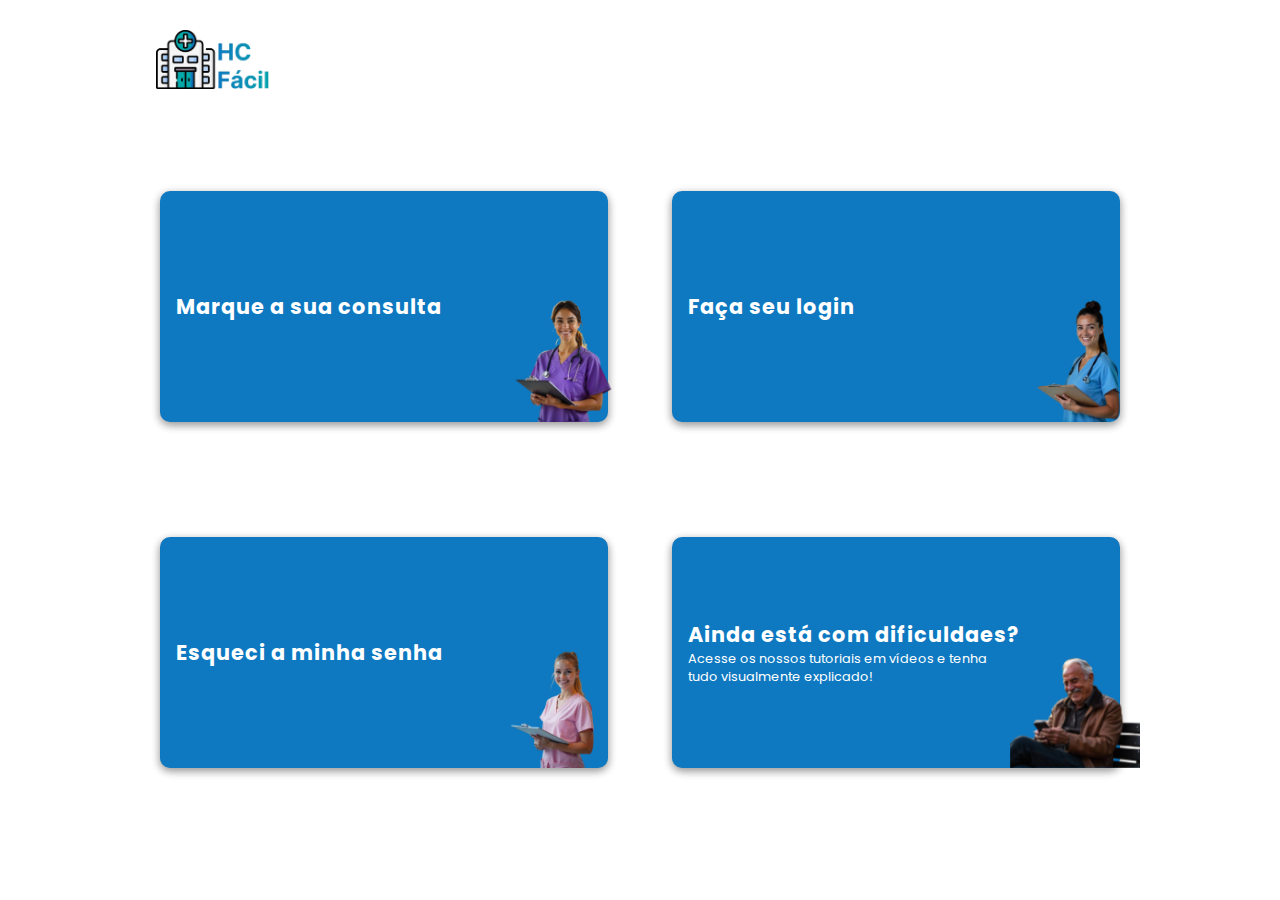
<file: Index.html>
<!DOCTYPE html>
<html lang="pt-BR">
<head>
    <meta charset="UTF-8">
    <meta name="viewport" content="width=device-width, initial-scale=1.0">
    <link rel="stylesheet" href="style.css">
    <link rel="shortcut icon" href="assets/img/logoHCFacil.ico" type="image/x-icon">
     <link rel="stylesheet" href="https://cdnjs.cloudflare.com/ajax/libs/font-awesome/6.5.0/css/all.min.css"/>
     <script src="main.js" defer></script>
    <title>HC Facil</title>
</head>
<body>
    <header>
        <a href="Index.html"><img src="assets/img/logoHCFacil.png" alt="Logo HC Fácil"></a>
        <button id="abrirMenuHamburguer"></button>
        <nav id="menuHamburguer">
            <a href="Index.html"><img src="assets/img/logoHCFacilBranco.png" alt="Logo HC Fácil"></a>
            <ul>
                <li><a href="#"><i class="fa-solid fa-people-group"></i>Fundadores</a></li>
                <li><a href="#"><i class="fa-solid fa-phone"></i>Contatos</a></li>
                <li><a href="#"><i class="fa-solid fa-circle-question"></i>FAQ</a></li>
                <li><a href="./assets/bemvindo/bemvindo.html"><i class="fa-solid fa-person-walking-dashed-line-arrow-right"></i>Sair</a></li>
            </ul>
            <i class="fa-solid fa-xmark" id="fecharMenuHamburguer"></i>
        </nav>
    </header>
    <main>
        <section class="cards">
            <a class="card">
                <h2>Marque a sua consulta</h2>
                <img src="assets/img/consultaAvatar.png" alt="Enfermeira simpática com uma prancheta na mão">
            </a>
             <a class="card">
                <h2>Faça seu login</h2>
               <img src="assets/img/loginAvatar.png" alt="Enfermeira simpática com uma prancheta na mão">
            </a>
             <a class="card">
                <h2>Esqueci a minha senha</h2>
             <img src="assets/img/esqueciSenhaAvatar.png" alt="Enfermeira simpática com uma prancheta na mão">
            </a>
            <a class="card card-videos">
                <h2>Ainda está com dificuldaes?</h2>
                <p>Acesse os nossos tutoriais em vídeos e tenha tudo visualmente explicado!</p>
                <img src="assets/img/videosAvatar.png" alt="Senhor de idade rindo para o celular">
            </a>
        </section>
    </main>
</body>
</html>
</file>
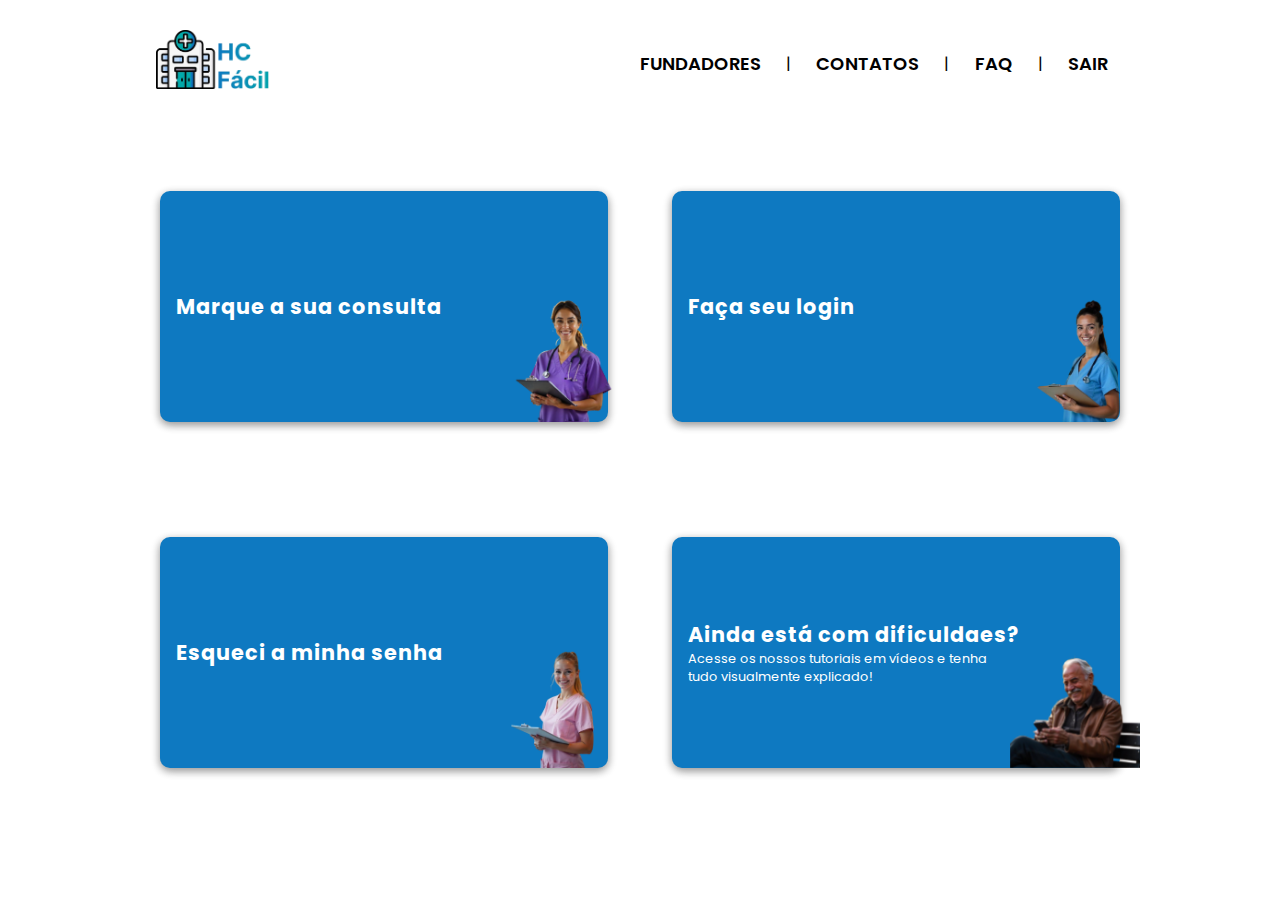
<file: index.html>
<!DOCTYPE html>
<html lang="pt-BR">
<head>
    <meta charset="UTF-8">
    <meta name="viewport" content="width=device-width, initial-scale=1.0">
    <link rel="stylesheet" href="./style.css">
    <link rel="shortcut icon" href="./assets/img/logoHCFacil.ico" type="image/x-icon">
     <link rel="stylesheet" href="https://cdnjs.cloudflare.com/ajax/libs/font-awesome/6.5.0/css/all.min.css"/>
     <script src="./js/index.js" defer></script>
     <script src="./menu.js" defer></script>
    <title>HC Facil</title>
</head>
<body>
     <header>
        <a href="./Index.html"><img src="./assets/img/logoHCFacil.png" alt="Logo HC Fácil"></a>
        <ul class="menuTelasMaiores">
            <li><a href="./assets/fundadores/fundadores.html" class="botaoui">Fundadores</a></li>
            |
            <li><a href="./assets/contatos/contatos.html" class="botaoui">Contatos</a></li>
            |
            <li><a href="./assets/faq/faq.html" class="botaoui">FAQ</a></li>
            |
            <li><a href="./assets/bem-vindo/bem-vindo.html" class="botaoui">Sair</a></li>
        </ul>
        <button id="abrirMenuHamburguer"></button>
        <nav id="menuHamburguer">
            <a href="./index.html"><img src="./assets/img/logoHCFacilBranco.png" alt="Logo HC Fácil"></a>
            <ul>
                <li><a href="./assets/fundadores/fundadores.html"><i class="fa-solid fa-people-group"></i>Fundadores</a></li>
                <li><a href="./assets/contatos/contatos.html"><i class="fa-solid fa-phone"></i>Contatos</a></li>
                <li><a href="./assets/faq/faq.html"><i class="fa-solid fa-circle-question"></i>FAQ</a></li>
                <li><a href="./assets/bem-vindo/bem-vindo.html"><i class="fa-solid fa-person-walking-dashed-line-arrow-right"></i>Sair</a></li>
            </ul>
            <i class="fa-solid fa-xmark" id="fecharMenuHamburguer"></i>
        </nav>
    </header>
    <main>
        <section class="cards">
            <a class="card" id="marqueSuaConsulta">
                <h2>Marque a sua consulta</h2>
                <img src="./assets/img/consultaAvatar.png" alt="Enfermeira simpática com uma prancheta na mão">
            </a>
             <a class="card" id="facaSeuLogin">
                <h2>Faça seu login</h2>
               <img src="./assets/img/loginAvatar.png" alt="Enfermeira simpática com uma prancheta na mão">
            </a>
             <a class="card" id="esqueciSenha">
                <h2>Esqueci a minha senha</h2>
             <img src="./assets/img/esqueciSenhaAvatar.png" alt="Enfermeira simpática com uma prancheta na mão">
            </a>
            <a class="card card-videos" id="videos">
                <h2>Ainda está com dificuldaes?</h2>
                <p>Acesse os nossos tutoriais em vídeos e tenha tudo visualmente explicado!</p>
                <img src="./assets/img/videosAvatar.png" alt="Senhor de idade rindo para o celular">
            </a>
        </section>
    </main>
</body>
</html>
</file>
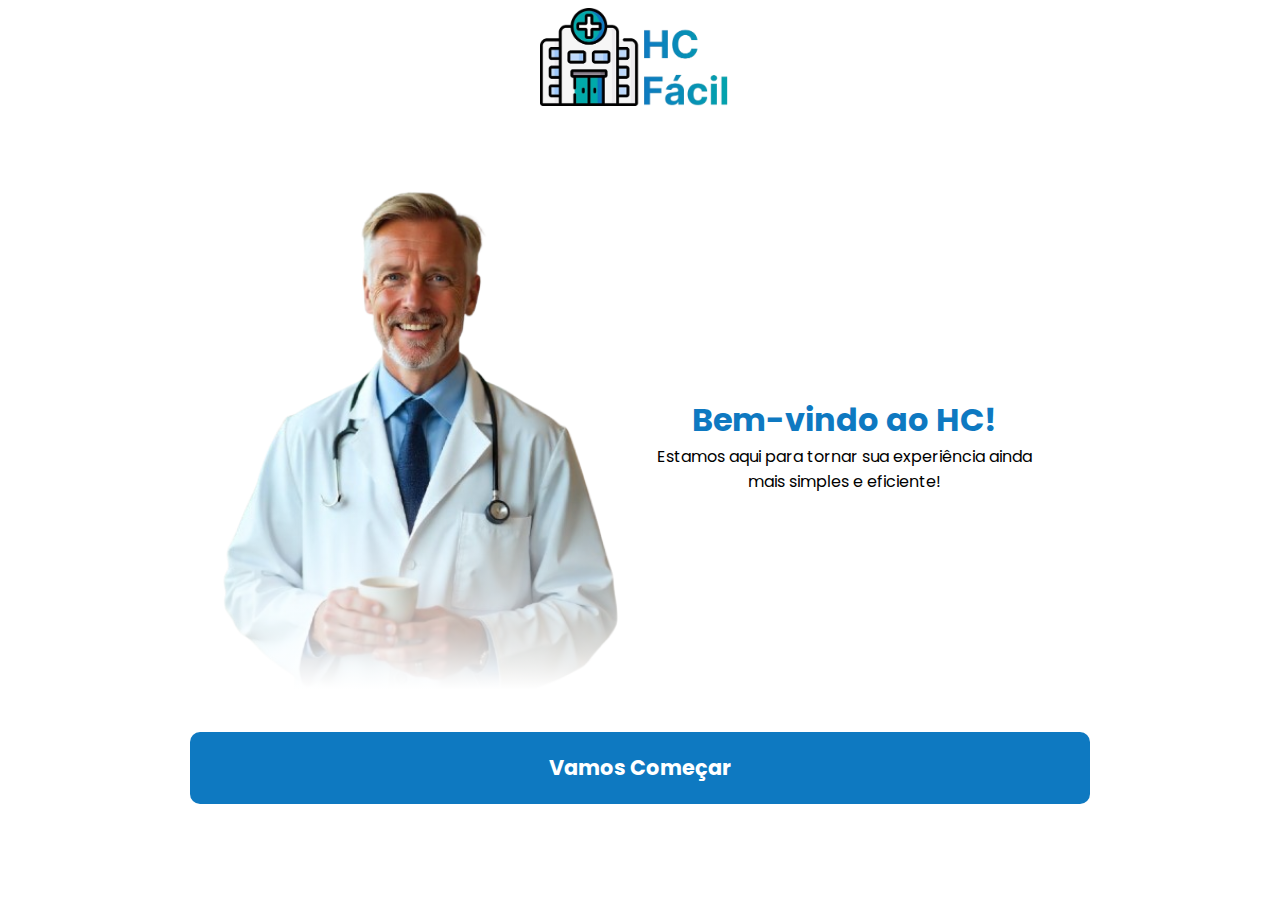
<file: assets/bem-vindo/bem-vindo.html>
<!DOCTYPE html>
<html lang="pt-BR">
<head>
    <meta charset="UTF-8">
    <meta name="viewport" content="width=device-width, initial-scale=1.0">
    <link rel="stylesheet" href="../../css/bemvindo.css">
       <link rel="shortcut icon" href="assets/img/logoHCFacil.ico" type="image/x-icon">
    <title>Bem vindo - HC</title>
</head>
<body>
    <header>
        <figure>
            <a href="./bemvindo.html"><img src="../img/logoHCFacil.png" alt="Logo do Hospital das Clínicas"></a>
        </figure>
    </header>
    <main>
        <section class="conteudo-bemvindo">
            <figure>
                <img src="/assets/img/medico-bemvindo.png" alt="Medico Branco de Barba">
            </figure>

            <section class="info-bemvindo">
                <h1>Bem-vindo ao HC!</h1>
                <p>Estamos aqui para tornar sua experiência ainda mais simples e eficiente!</p>
            </section>
        </section>
        <a href="../login-cadastro/login-cadastro.html">Vamos Começar</a>
    </main>
</body>
</html>
</file>
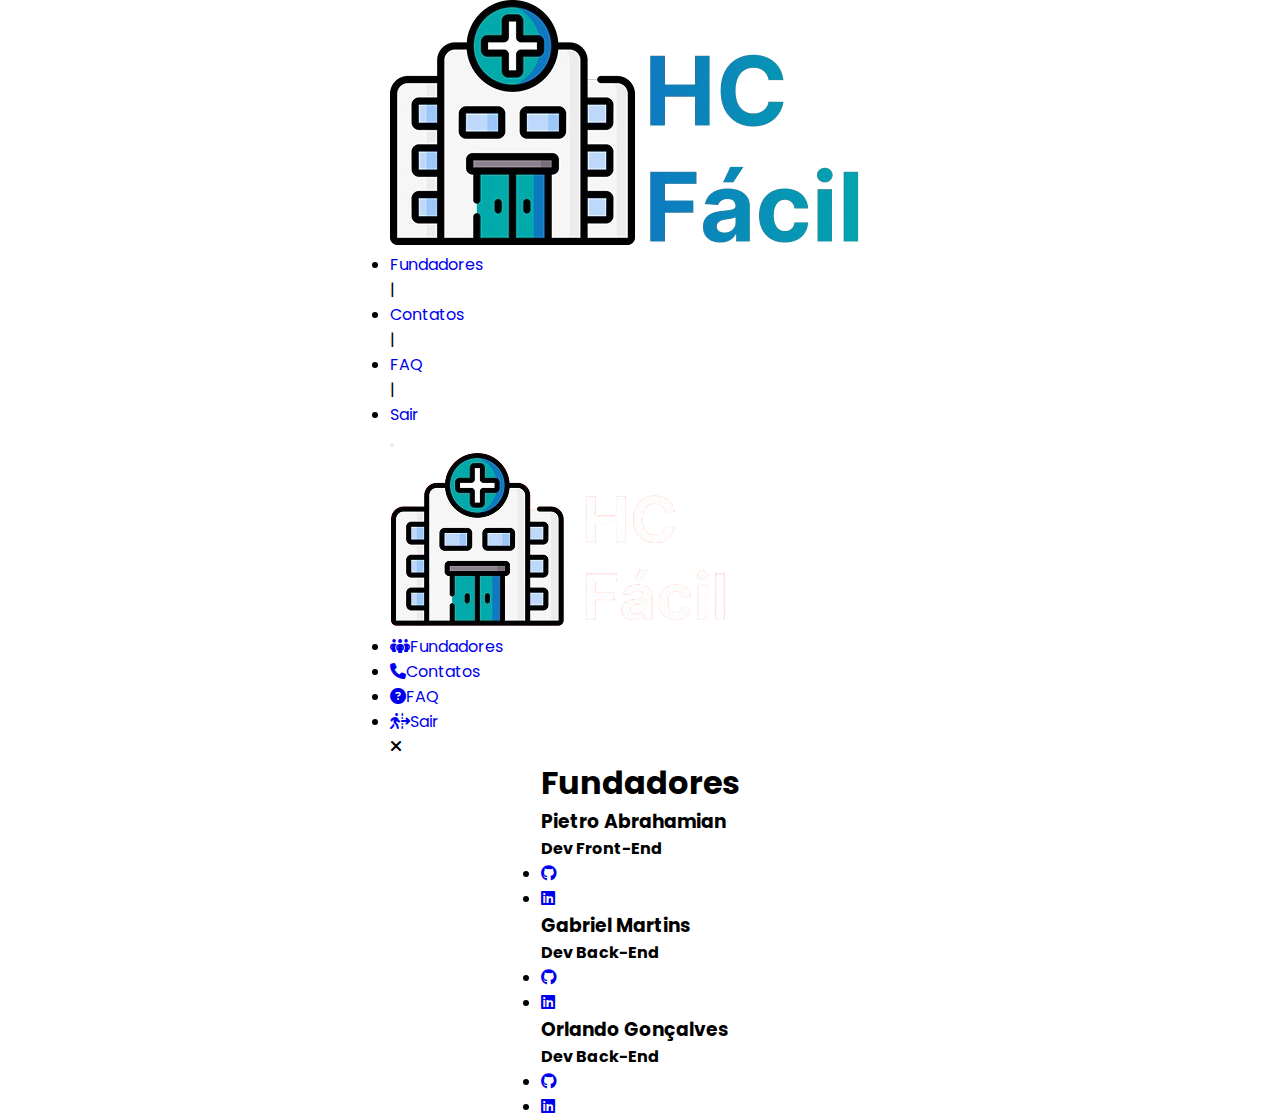
<file: assets/fundadores/fundadores.html>
<!DOCTYPE html>
<html lang="pt-BR">
<head>
    <meta charset="UTF-8">
    <meta name="viewport" content="width=device-width, initial-scale=1.0">
    <link rel="stylesheet" href="https://cdnjs.cloudflare.com/ajax/libs/font-awesome/6.5.0/css/all.min.css"/>
    <link rel="shortcut icon" href="../img/logoHCFacil.ico" type="image/x-icon">
    <link rel="stylesheet" href="../../css/fundadores.css">
     <script src="../../menu.js" defer></script>
    <title>Fundadores - HC</title>
</head>
<body>
    <header>
        <a href="../../Index.html"><img src="../img/logoHCFacil.png" alt="Logo HC Fácil"></a>
        <ul class="menuTelasMaiores">
            <li><a href="#" class="botaoui">Fundadores</a></li>
            |
            <li><a href="#" class="botaoui">Contatos</a></li>
            |
            <li><a href="#" class="botaoui">FAQ</a></li>
            |
            <li><a href="../bemvindo/bemvindo.html" class="botaoui">Sair</a></li>
        </ul>
        <button id="abrirMenuHamburguer"></button>
        <nav id="menuHamburguer">
            <a href="../../Index.html"><img src="../img/logoHCFacilBranco.png" alt="Logo HC Fácil"></a>
            <ul>
                <li><a href="#"><i class="fa-solid fa-people-group"></i>Fundadores</a></li>
                <li><a href="#"><i class="fa-solid fa-phone"></i>Contatos</a></li>
                <li><a href="#"><i class="fa-solid fa-circle-question"></i>FAQ</a></li>
                <li><a href="../bemvindo/bemvindo.html"><i class="fa-solid fa-person-walking-dashed-line-arrow-right"></i>Sair</a></li>
            </ul>
            <i class="fa-solid fa-xmark" id="fecharMenuHamburguer"></i>
        </nav>
    </header>
    <main>
        <h1>Fundadores</h1>
        <section class="cards-grid">
            <figure class="card">
                <section class="img-card pietro"></section>
                <section class="card-text">
                    <h3>Pietro Abrahamian</h4>
                    <h4>Dev Front-End</h3>
                </section>
                <ul>
                    <li><a href="https://github.com/PietroAbrahamian" target="_blank"><i class="fa-brands fa-github"></i></a></li>
                    <li><a href="https://www.linkedin.com/in/pietro-abrahamian/" target="_blank"><i class="fa-brands fa-linkedin"></i></a></li>
                </ul>
            </figure>
            <figure class="card">
                <section class="img-card gabriel"></section>
                <section class="card-text">
                    <h3>Gabriel Martins</h4>
                    <h4>Dev Back-End</h3>
                </section>
                <ul>
                    <li><a href="https://github.com/ggabmartins" target="_blank"><i class="fa-brands fa-github"></i></a></li>
                    <li><a href="https://www.linkedin.com/in/gabrielmartinsdev/" target="_blank"><i class="fa-brands fa-linkedin"></i></a></li>
                </ul>
            </figure>
            <figure class="card">
                <section class="img-card orlando"></section>
                <section class="card-text">
                    <h3>Orlando Gonçalves</h2>
                    <h4>Dev Back-End</h3>
                </section>
                <ul>
                    <li><a href="https://github.com/orlando-IDA" target="_blank"><i class="fa-brands fa-github"></i></a></li>
                    <li><a href="https://www.linkedin.com/in/orlando-gonçalves-de-arruda-934078236/" target="_blank"><i class="fa-brands fa-linkedin"></i></a></li>
                </ul>
            </figure>
        </section>
    </main>
</body>
</html>
</file>
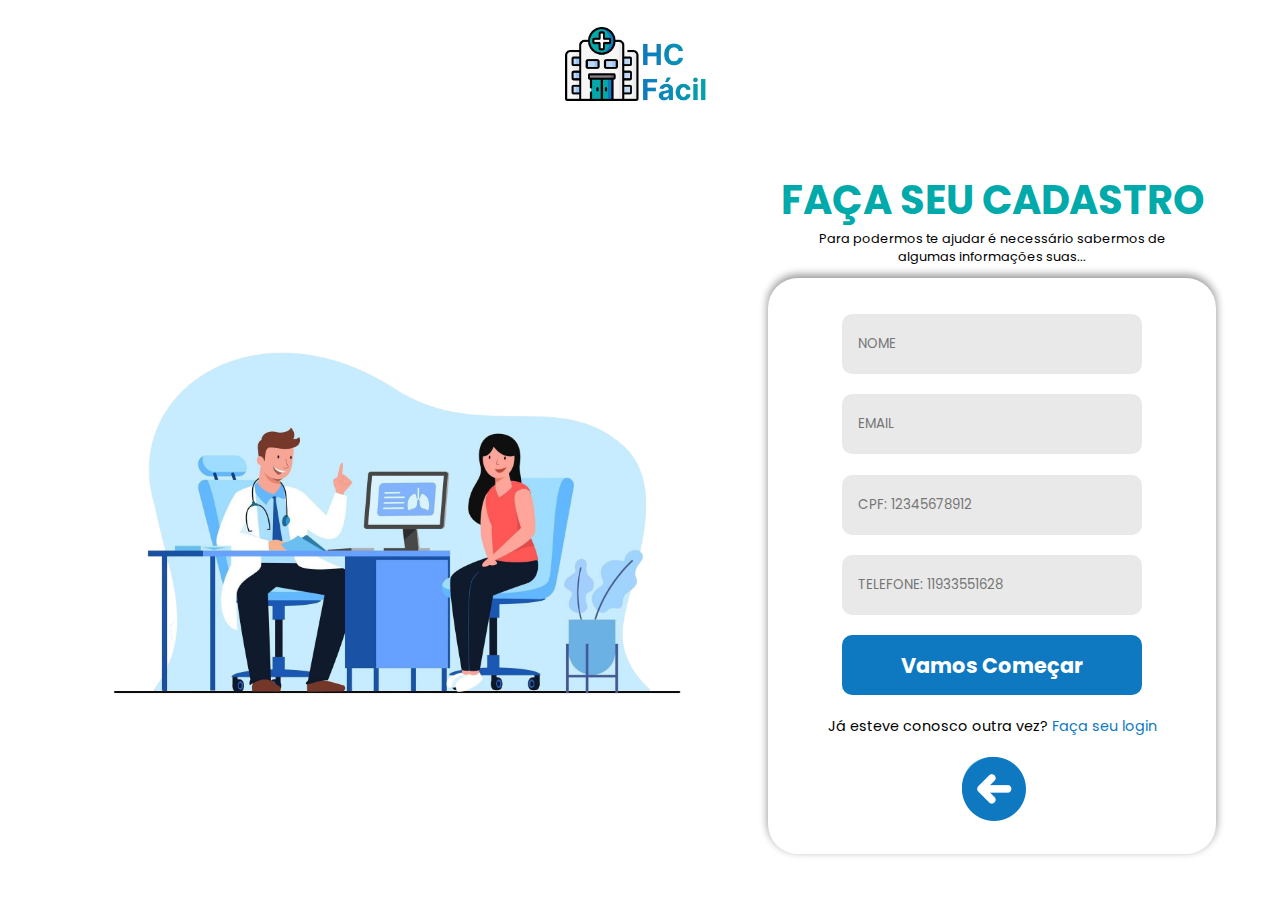
<file: assets/login-cadastro/login-cadastro.html>
<!DOCTYPE html>
<html lang="pt-BR">
<head>
    <meta charset="UTF-8">
    <meta name="viewport" content="width=device-width, initial-scale=1.0">
    <link rel="stylesheet" href="../../css/login-cadastro.css">
    <link rel="shortcut icon" href="assets/img/logoHCFacil.ico" type="image/x-icon">
    <script src="../../js/login-cadastro.js" defer></script>
    <title>Faça seu Login - HC</title>
</head>
<body>
    <header>
        <figure>
            <a href="./login-cadastro.html"><img src="../img/logoHCFacil.png" alt="Logo do Hospital das Clínicas"></a>
        </figure>
    </header>
    <main>
        <section class="img-main">
            <figure>
            <figcaption><img src="../img/fotoLogin.png" alt="ilustração de uma consulta"></figcaption>
            </figure>
        </section>
        <form class="login" id="formLogin">
            <section class="text-main">
                <h1>FAÇA SEU LOGIN</h1>
                <p>Falta apenas um passo para a <span class="font-logo bold">HC Fácil</span> possa te ajudar a dominar a plataforma da HC! <span class="bold">Vamos lá?</span></p>
            </section>
            <section class="card-login">
                <figure>
                    <input type="text" placeholder="CPF: 12345678912" id="inLoginCPF">
                    <span class="erro" id="erroLoginCPF">O CPF deve ter 11 dígitos.</span>
                </figure>
                <figure>
                    <input type="tel" placeholder="TELEFONE: 11933551628" id="inLoginTelefone">
                    <span class="erro" id="erroLoginTel">O telefone deve conter o DDD e apenas números.</span>
                </figure>
                <button id="buttonLogin" onclick="login()">Entrar</button>
                <p>Primeiro acesso? <span id="irPCadastro" class="font-logo">Faça seu cadastro</span></p>
                <a href="../bem-vindo/bem-vindo.html" class="voltar"><img src="../img/volta.png" alt="Voltar"></a>
            </section>
        </form>
        <section class="cadastro" id="formCadastro">
            <section class="text-main">
                <h1>FAÇA SEU CADASTRO</h1>
                <p>Para podermos te ajudar é necessário sabermos de algumas informações suas...</p>
            </section>
            <form class="card-cadastro">
                <figure>
                    <input type="text" placeholder="NOME" id="inNome">
                    <span class="erro" id="erroNome">Nome deve conter pelo menos 3 caracteres.</span>
                </figure>
                <figure>
                    <input type="email"  placeholder="EMAIL" id="inEmail">
                    <span class="erro" id="erroEmail">O email deve conter '@' e '.', sem conter espaço.</span>
                </figure>
                <figure>
                    <input type="text" placeholder="CPF: 12345678912" id="inCadCPF">
                    <span class="erro" id="erroCadCPF">O CPF deve ter 11 dígitos.</span>
                </figure>
                <figure>
                    <input type="tel" placeholder="TELEFONE: 11933551628" id="inCadTelefone">
                    <span class="erro" id="erroCadTel">O telefone deve conter o DDD e apenas números.</span>
                </figure>
                <button id="buttonCadastro" onclick="cadastro()">Vamos Começar</button>
                <p>Já esteve conosco outra vez? <span id="irPLogin" class="font-logo">Faça seu login</span></p>
                <a href="../bem-vindo/bem-vindo.html" class="voltar"><img src="../img/volta.png" alt="Voltar"></a>
            </form>
            <a href="../../Index.html"></a>
        </section>
    </main>
</body>
</html>
</file>
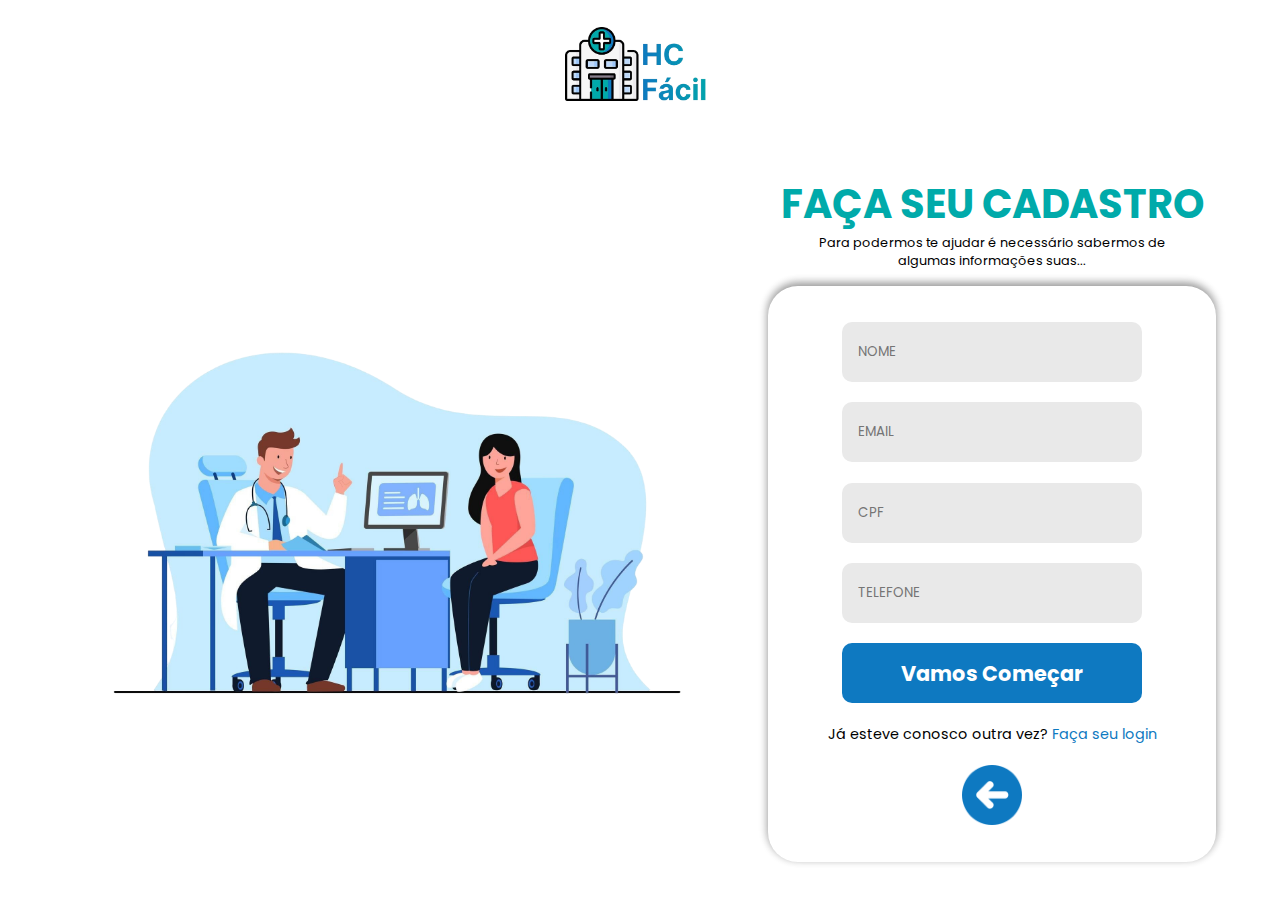
<file: assets/loginCadastro/loginCadastro.html>
<!DOCTYPE html>
<html lang="pt-BR">
<head>
    <meta charset="UTF-8">
    <meta name="viewport" content="width=device-width, initial-scale=1.0">
    <link rel="stylesheet" href="../../css/loginCadastro.css">
    <title>Faça seu Login - HC</title>
</head>
<body>
    <header>
        <figure>
            <a href="loginCadastro.html"><img src="../img/logoHCFacil.png" alt="Logo do Hospital das Clínicas"></a>
        </figure>
    </header>
    <main>
        <section class="img-main">
            <figure>
            <figcaption><img src="../img/freepik__background__27840.png" alt="ilustração de uma consulta"></figcaption>
            </figure>
        </section>
        <section class="login">
            <section class="text-main">
                <h1>FAÇA SEU LOGIN</h1>
                <p>Falta apenas um passo para a <span class="font-logo bold">HC Fácil</span> possa te ajudar a dominar a plataforma da HC! <span class="bold">Vamos lá?</span></p>
            </section>
            <section class="card-login">
                <input type="text" placeholder="CPF">
                <input type="number" placeholder="TELEFONE">
                <button id="buttonLogin">Entrar</button>
                <p>Primeiro acesso? <span id="irPCadastro" class="font-logo">Faça seu cadastro</span></p>
                <button class="voltar"></button>
            </section>
        </section>
        <section class="cadastro">
            <section class="text-main">
                <h1>FAÇA SEU CADASTRO</h1>
                <p>Para podermos te ajudar é necessário sabermos de algumas informações suas...</p>
            </section>
            <section class="card-cadastro">
                <input type="text" placeholder="NOME" id="nome">
                <input type="email"  placeholder="EMAIL" id="email">
                <input type="text" placeholder="CPF">
                <input type="number" placeholder="TELEFONE">
                <button id="buttonCadastro">Vamos Começar</button>
                <p>Já esteve conosco outra vez? <span id="irPCadastro" class="font-logo">Faça seu login</span></p>
                <button class="voltar"></button>
            </section>
        </section>
    </main>
</body>
</html>
</file>
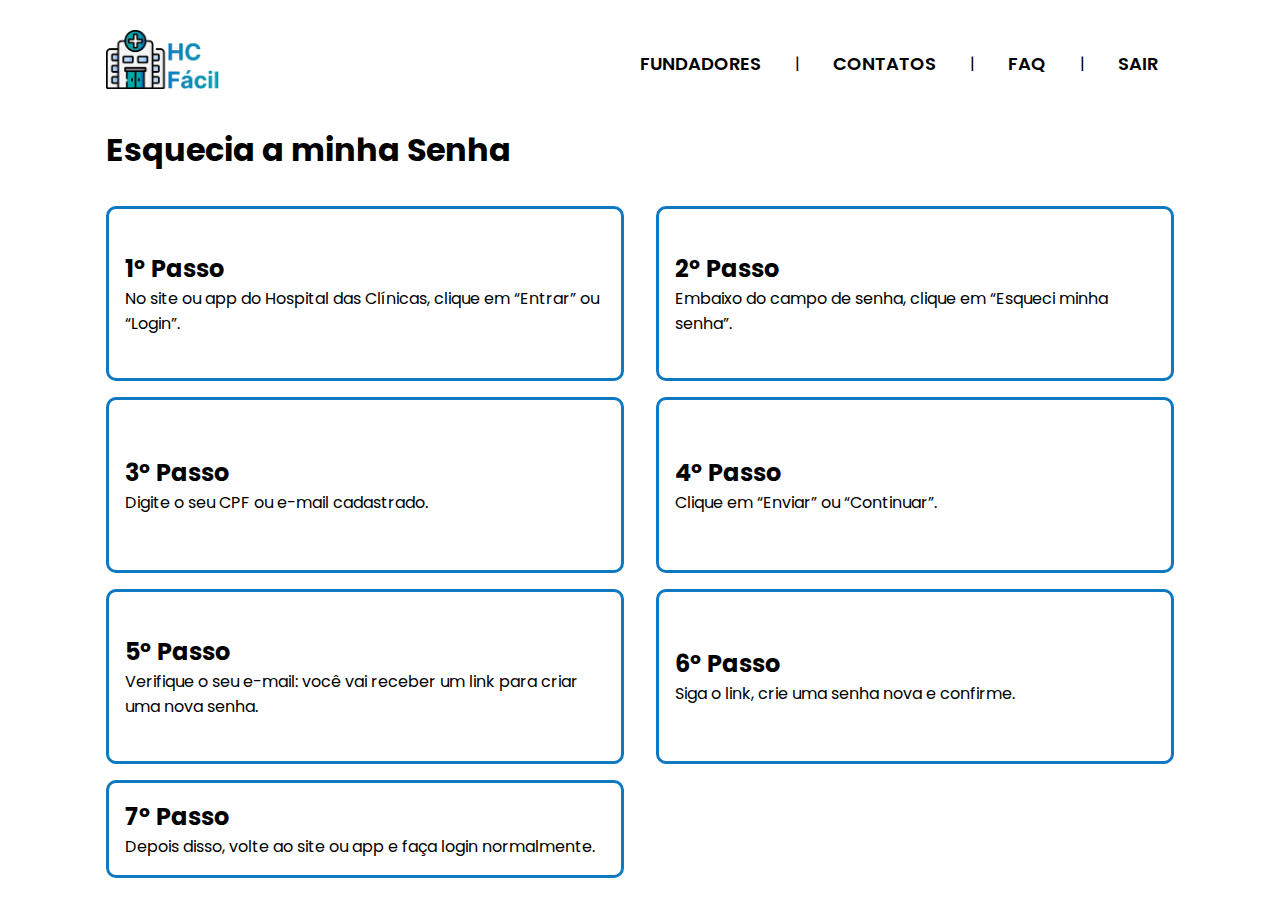
<file: assets/home-pages/esqueci-senha/esqueci-senha.html>
<!DOCTYPE html>
<html lang="en">
<head>
    <meta charset="UTF-8">
    <meta name="viewport" content="width=device-width, initial-scale=1.0">
    <link rel="stylesheet" href="https://cdnjs.cloudflare.com/ajax/libs/font-awesome/6.5.0/css/all.min.css"/>
    <link rel="shortcut icon" href="../../img/logoHCFacil.ico" type="image/x-icon">
    <link rel="stylesheet" href="../../../css/home-pages.css">
    <script src="../../../menu.js" defer></script>
    <title>Esqueci a minha Senha - HC</title>
</head>
<body>
    <header>
        <a href="../../../Index.html"><img src="../../img/logoHCFacil.png" alt="Logo HC Fácil"></a>
        <ul class="menuTelasMaiores">
            <li><a href="../../fundadores/fundadores.html" class="botaoui">Fundadores</a></li>
            |
            <li><a href="../../contatos/contatos.html" class="botaoui">Contatos</a></li>
            |
            <li><a href="../../faq/faq.html" class="botaoui">FAQ</a></li>
            |
            <li><a href="../../bem-vindo/bem-vindo.html" class="botaoui">Sair</a></li>
        </ul>
        <button id="abrirMenuHamburguer"></button>
        <nav id="menuHamburguer">
            <a href="../../Index.html"><img src="../../img/logoHCFacilBranco.png" alt="Logo HC Fácil"></a>
            <ul>
                <li><a href="../../fundadores/fundadores.html"><i class="fa-solid fa-people-group"></i>Fundadores</a></li>
                <li><a href="../../contatos/contatos.html"><i class="fa-solid fa-phone"></i>Contatos</a></li>
                <li><a href="../../faq/faq.html"><i class="fa-solid fa-circle-question"></i>FAQ</a></li>
                <li><a href="../../bem-vindo/bem-vindo.html"><i class="fa-solid fa-person-walking-dashed-line-arrow-right"></i>Sair</a></li>
            </ul>
            <i class="fa-solid fa-xmark" id="fecharMenuHamburguer"></i>
        </nav>
    </header>
    <main>
     <section class="conteudo">
            <h1>Esquecia a minha Senha</h1>
            <section class="cards-grid">
                <figure class="card">
                    <h2>1º Passo</h2>
                    <p>No site ou app do Hospital das Clínicas, clique em “Entrar” ou “Login”.</p>
                </figure>
                <figure class="card">
                    <h2>2º Passo</h2>
                    <p>Embaixo do campo de senha, clique em “Esqueci minha senha”.</p>
                </figure>
                <figure class="card">
                    <h2>3º Passo</h2>
                    <p>Digite o seu CPF ou e-mail cadastrado.</p>
                </figure>
                <figure class="card">
                    <h2>4º Passo</h2>
                    <p>Clique em “Enviar” ou “Continuar”.</p>
                </figure>
                <figure class="card">
                    <h2>5º Passo</h2>
                    <p>Verifique o seu e-mail: você vai receber um link para criar uma nova senha.</p>
                </figure>
                <figure class="card">
                    <h2>6º Passo</h2>
                    <p>Siga o link, crie uma senha nova e confirme.</p>
                </figure>
                <figure class="card">
                    <h2>7º Passo</h2>
                    <p>Depois disso, volte ao site ou app e faça login normalmente.</p>
                </figure>
            </section>
        </section>
        <section class="img-referencia"><img src="../../../assets/img/img-esqueci-senha.svg" alt="Homem tentando tentando colocar a sua senha!"></section>
    </main>  
</body>
</html>
</file>
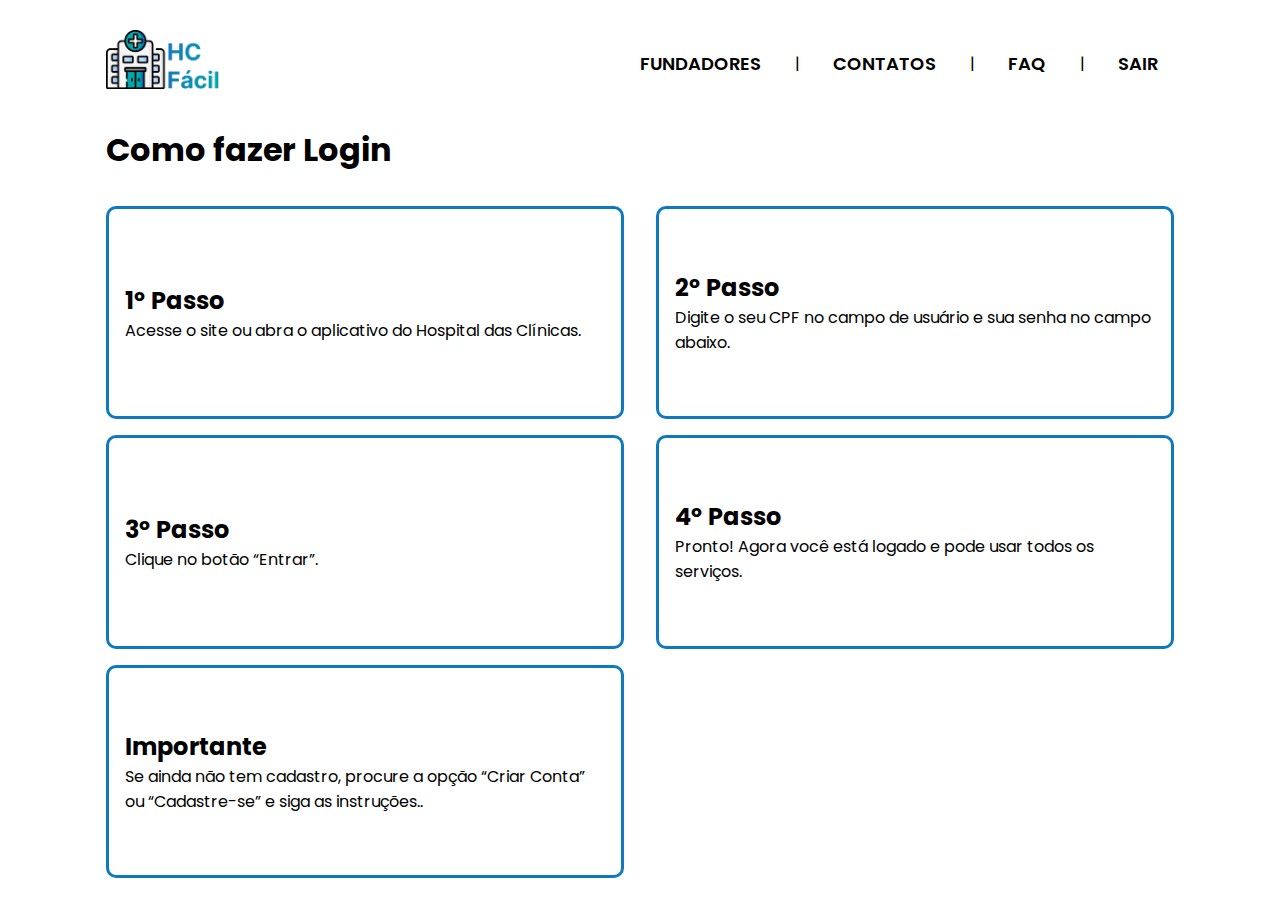
<file: assets/home-pages/faca-seu-login/faca-seu-login.html>
<!DOCTYPE html>
<html lang="pt-BR">
<head>
    <meta charset="UTF-8">
    <meta name="viewport" content="width=device-width, initial-scale=1.0">
    <link rel="stylesheet" href="https://cdnjs.cloudflare.com/ajax/libs/font-awesome/6.5.0/css/all.min.css"/>
    <link rel="shortcut icon" href="../../img/logoHCFacil.ico" type="image/x-icon">
    <link rel="stylesheet" href="../../../css/home-pages.css">
    <script src="../../../menu.js" defer></script>
    <title>Faça seu Login - HC</title>
</head>
<body>
    <header>
        <a href="../../../index.html"><img src="../../img/logoHCFacil.png" alt="Logo HC Fácil"></a>
        <ul class="menuTelasMaiores">
            <li><a href="../../fundadores/fundadores.html" class="botaoui">Fundadores</a></li>
            |
            <li><a href="../../contatos/contatos.html" class="botaoui">Contatos</a></li>
            |
            <li><a href="../../faq/faq.html" class="botaoui">FAQ</a></li>
            |
            <li><a href="../../bem-vindo/bem-vindo.html" class="botaoui">Sair</a></li>
        </ul>
        <button id="abrirMenuHamburguer"></button>
        <nav id="menuHamburguer">
            <a href="../../Index.html"><img src="../../img/logoHCFacilBranco.png" alt="Logo HC Fácil"></a>
            <ul>
                <li><a href="../../fundadores/fundadores.html"><i class="fa-solid fa-people-group"></i>Fundadores</a></li>
                <li><a href="../../contatos/contatos.html"><i class="fa-solid fa-phone"></i>Contatos</a></li>
                <li><a href="../../faq/faq.html"><i class="fa-solid fa-circle-question"></i>FAQ</a></li>
                <li><a href="../../bem-vindo/bem-vindo.html"><i class="fa-solid fa-person-walking-dashed-line-arrow-right"></i>Sair</a></li>
            </ul>
            <i class="fa-solid fa-xmark" id="fecharMenuHamburguer"></i>
        </nav>
    </header>
    <main>
     <section class="conteudo">
            <h1>Como fazer Login</h1>
            <section class="cards-grid">
                <figure class="card">
                    <h2>1º Passo</h2>
                    <p>Acesse o site ou abra o aplicativo do Hospital das Clínicas.</p>
                </figure>
                <figure class="card">
                    <h2>2º Passo</h2>
                    <p>Digite o seu CPF no campo de usuário e sua senha no campo abaixo.</p>
                </figure>
                <figure class="card">
                    <h2>3º Passo</h2>
                    <p>Clique no botão “Entrar”.</p>
                </figure>
                <figure class="card">
                    <h2>4º Passo</h2>
                    <p>Pronto! Agora você está logado e pode usar todos os serviços.</p>
                </figure>
                <figure class="card">
                    <h2>Importante</h2>
                    <p>Se ainda não tem cadastro, procure a opção “Criar Conta” ou “Cadastre-se” e siga as instruções..</p>
                </figure>
            </section>
        </section>
        <section class="img-referencia"><img src="../../img/img-faca-login.svg" alt="Homem tentando tentando colocar a sua senha!"></section>
    </main>    
</body>
</html>
</file>
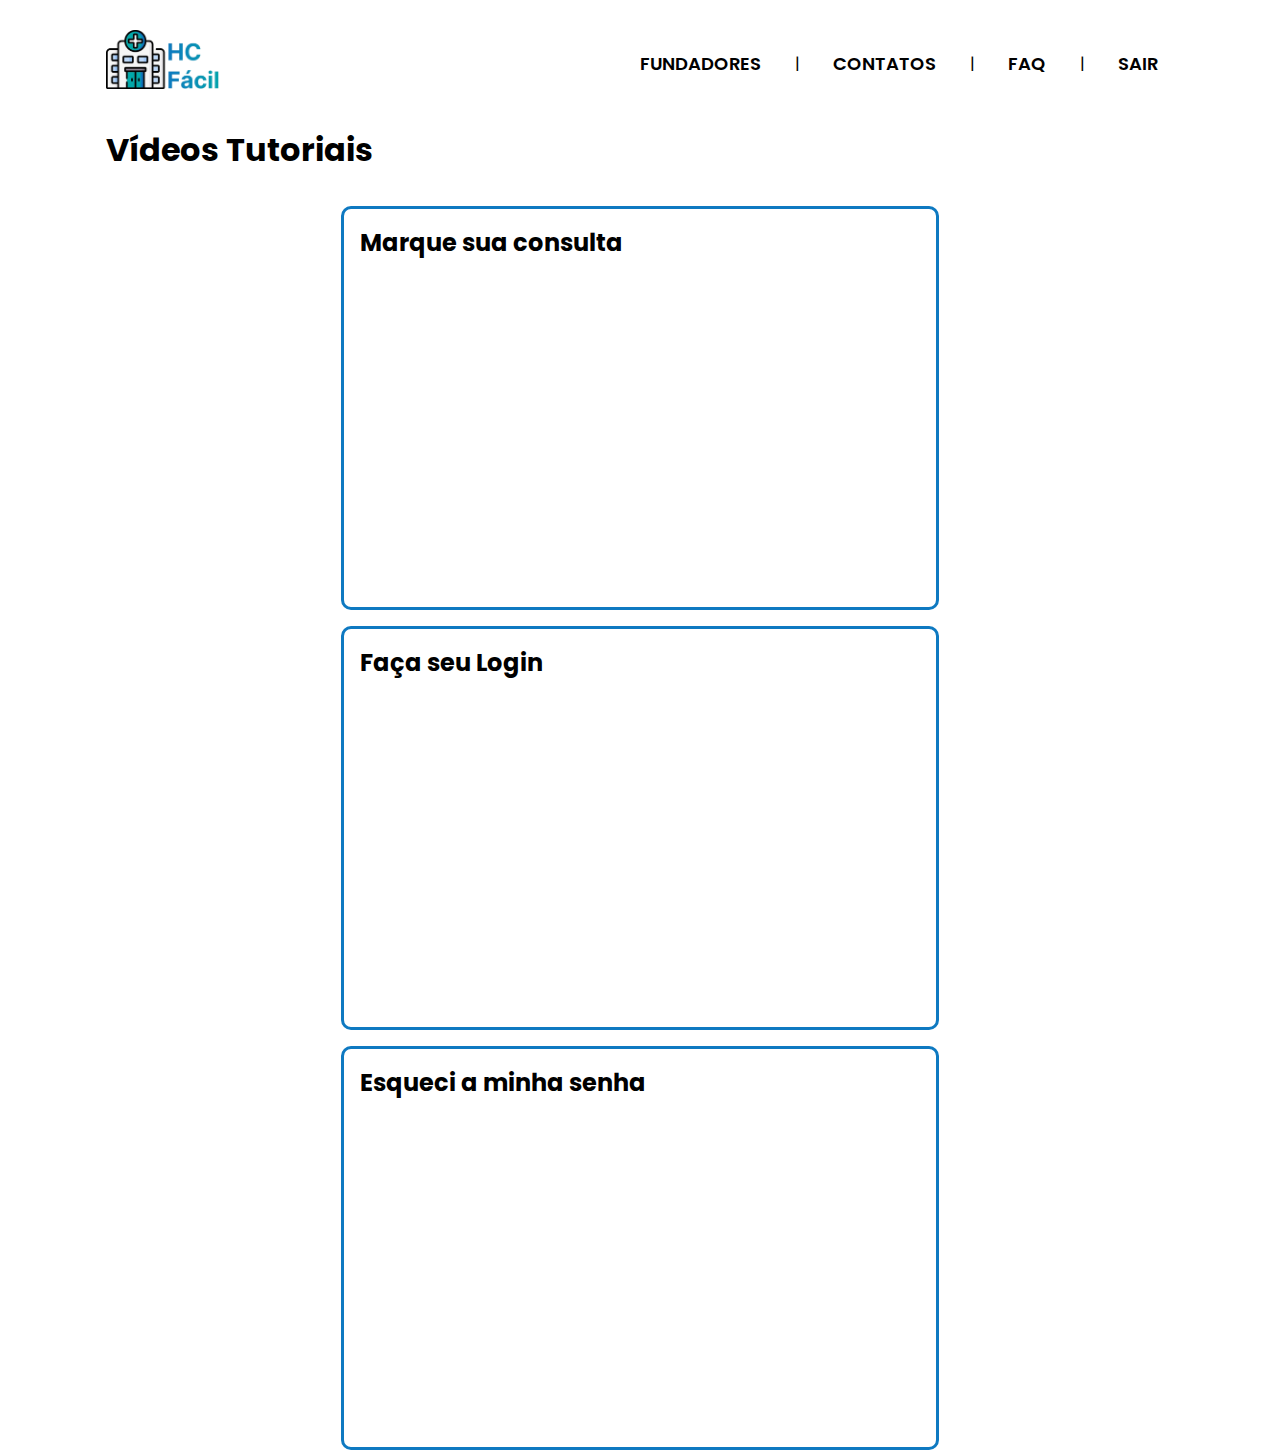
<file: assets/home-pages/videos/videos.html>
<!DOCTYPE html>
<html lang="pt-BR">
<head>
<meta charset="UTF-8">
    <meta name="viewport" content="width=device-width, initial-scale=1.0">
    <link rel="stylesheet" href="https://cdnjs.cloudflare.com/ajax/libs/font-awesome/6.5.0/css/all.min.css"/>
    <link rel="shortcut icon" href="../../img/logoHCFacil.ico" type="image/x-icon">
    <link rel="stylesheet" href="../../../css/videos.css">
    <script src="../../../menu.js" defer></script>
    <title>Videos - HC</title>
</head>
<body>
    <header>
        <a href="../../../index.html"><img src="../../img/logoHCFacil.png" alt="Logo HC Fácil"></a>
        <ul class="menuTelasMaiores">
            <li><a href="../../fundadores/fundadores.html" class="botaoui">Fundadores</a></li>
            |
            <li><a href="../../contatos/contatos.html" class="botaoui">Contatos</a></li>
            |
            <li><a href="../../faq/faq.html" class="botaoui">FAQ</a></li>
            |
            <li><a href="../../bem-vindo/bem-vindo.html" class="botaoui">Sair</a></li>
        </ul>
        <button id="abrirMenuHamburguer"></button>
        <nav id="menuHamburguer">
            <a href="../../index.html"><img src="../../img/logoHCFacilBranco.png" alt="Logo HC Fácil"></a>
            <ul>
                <li><a href="../../fundadores/fundadores.html"><i class="fa-solid fa-people-group"></i>Fundadores</a></li>
                <li><a href="../../contatos/contatos.html"><i class="fa-solid fa-phone"></i>Contatos</a></li>
                <li><a href="../../faq/faq.html"><i class="fa-solid fa-circle-question"></i>FAQ</a></li>
                <li><a href="../../bem-vindo/bem-vindo.html"><i class="fa-solid fa-person-walking-dashed-line-arrow-right"></i>Sair</a></li>
            </ul>
            <i class="fa-solid fa-xmark" id="fecharMenuHamburguer"></i>
        </nav>
    </header>
    <main>
         <section class="conteudo">
            <h1>Vídeos Tutoriais</h1>
            <section class="cards-grid">
                <figure class="card">
                    <h2>Marque sua consulta</h2>
                    <a href="https://www.youtube.com/embed/qktLGIUepPA?si=1cHL-uNEWcbzMles" target="_blank">https://www.youtube.com/embed/qktLGIU<br>?si=1cHL-uNEWcbzMles</a>
                    <iframe width="560" height="315" src="https://www.youtube.com/embed/qktLGIUepPA?si=1cHL-uNEWcbzMles" title="YouTube video player" frameborder="0" allow="accelerometer; autoplay; clipboard-write; encrypted-media; gyroscope; picture-in-picture; web-share" referrerpolicy="strict-origin-when-cross-origin" allowfullscreen></iframe>
                </figure>
                <figure class="card">
                    <h2>Faça seu Login</h2>
                    <a href="https://www.youtube.com/embed/BpWesvM5DpE?si=flsiC-mdOCzZnwNS" target="_blank">https://www.youtube.com/embed/BpWes<br>?si=flsiC-mdOCzZnwNS</a>
                    <iframe width="560" height="315" src="https://www.youtube.com/embed/BpWesvM5DpE?si=flsiC-mdOCzZnwNS" title="YouTube video player" frameborder="0" allow="accelerometer; autoplay; clipboard-write; encrypted-media; gyroscope; picture-in-picture; web-share" referrerpolicy="strict-origin-when-cross-origin" allowfullscreen></iframe>
                </figure>
                <figure class="card">
                    <h2>Esqueci a minha senha</h2>
                    <a href="https://www.youtube.com/embed/t53wYs46m7Q?si=d9yo2HfBaPBRHZ5H" target="_blank">https://www.youtube.com/embed/t53wYs46<br>m7Q?si=d9yo2HfBaPBRHZ5H</a>
                    <iframe width="560" height="315" src="https://www.youtube.com/embed/t53wYs46m7Q?si=d9yo2HfBaPBRHZ5H" title="YouTube video player" frameborder="0" allow="accelerometer; autoplay; clipboard-write; encrypted-media; gyroscope; picture-in-picture; web-share" referrerpolicy="strict-origin-when-cross-origin" allowfullscreen></iframe>
                </figure>
            </section>
        </section>
    </main>
</body>
</html>
</file>
<file: style.css>
@import url(reset.css);

/* ----------- PROGRAMA JA CONFIGURADO PARA CELL (min-width: 600px) ---------- */
/* ----------- BODY ---------- */
body {
    height: 100vh;
    align-items: center;
    justify-content: flex-start;
}
/* ----------- HEADER ---------- */
header {
    max-width: 600px;
    width: 100%;
    height: 14vh;
    padding: 0rem 1rem 0rem 1rem;

    display: flex;
    justify-content: space-between;
    align-items: center;
}
header a {
    width: 120px;
}
header img {
    width: 100%;
}
header button {
    width: 30px;
    height: 30px;
    background: transparent;
    background-image: url(./assets/img/menu.png);
    background-size: contain;
    background-repeat: no-repeat;
    border: none;
}
.menuTelasMaiores {
    display: none;
}
.menuTelasMaiores {
    width: 50%;
    padding: 0rem 1rem 0rem 0rem;

    align-items: center;
    justify-content: space-between;
    list-style: none;
}
.menuTelasMaiores > li > a {
    font-weight: 600;
    color: black;
}
.menuTelasMaiores > li {
    transition: all 0.3s;
}
 
.botaoui {
    font-size: 18px;
    color: #e1e1e1;
    font-family: inherit;
    font-weight: 800;
    cursor: pointer;
    position: relative;
    border: none;
    background: none;
    text-transform: uppercase;
    transition-timing-function: cubic-bezier(0.25, 0.8, 0.25, 1);
    transition-duration: 400ms;
    transition-property: color;
}
 
.botaoui:focus:after,
.botaoui:hover:after {
width: 100%;
left: 0%;
}
  
.botaoui:after {
content: "";
pointer-events: none;
bottom: -2px;
left: 50%;
position: absolute;
width: 0%;
height: 2px;
background-color: var(--cor-principal);
transition-timing-function: cubic-bezier(0.25, 0.8, 0.25, 1);
transition-duration: 400ms;
transition-property: width, left;
}


nav {
    width: 100%;
    height: 100%;
    position: absolute;
    top: 0;
    left: 0;
    background-color: var(--cor-principal);
    z-index: 1;

    display: none;
    grid-template-rows: 1fr 2fr 1fr;
    align-items: center;
    justify-items: center;
}
nav  i {
    font-size: 5rem;
    color: white;
}
nav > a {
    width: 210px;
    max-width: 210px;
}
nav > a > img{
    width: 100%;
}
nav ul {
    width: 100%;
    height: 100%;
    list-style-type: none;

    display: grid;
    grid-template-rows: 1fr 1fr;
    row-gap: 1rem;
    grid-template-columns: 1fr 1fr;
    column-gap: 1rem;
    align-items: center;
    justify-items: center;

}
nav ul li a {
    display: flex;
    flex-direction: column;
    justify-content: center;
    align-items: center;
    gap: 0.5rem;

    color: white;
    font-weight: bold;
    color: white;
}
nav ul li a, nav ul li a i {
    width: 100%;
}

/* ----------- MAIN ---------- */
main {
    width: 100%;
    max-width: 500px;
    margin-top: 1rem;

    display: flex;
    flex-direction: column;
    justify-content: center;
    align-items: center;
    gap: 2rem;
}
.cards {
    width: 80%;
    height: 75vh;


    display: grid;
    grid-template-rows: 1fr 1fr 1fr 1fr;
    row-gap: 1rem;
}

.card {
    width: 100%;
    height: 75%;
    padding-left: 1rem;
    position: relative;

    display:flex ;
    align-items: center;
    justify-content: space-between;
    background-color:  var(--cor-principal);
    border-radius: 10px;
    box-shadow: rgba(0, 0, 0, 0.24) -1px 3px 8px, rgba(0, 0, 0, 0.24) 1px 3px 8px;
    cursor: pointer;
    transition: all 0.3s;
}
.card:hover, .card:active {
    transform: matrix3d(1.1, 0, 0, 0, 0, 1.1, 0, 0, 0, 0, 1.1, 0, 0, 0, 0, 1);
    background-color: var(--cor-secundaria);
    transition: all 0.3s;
}
.card h2 {
    color: white;
    letter-spacing: 1px;
    font-size: 1rem;
    width: 75%;

}
.card img {
    position: absolute;
    bottom: 0px;
    right: -10px;
    width: 100px;
}
.card-videos {
    flex-direction: column;
    align-items: flex-start;
    justify-content: center;
    transition: all 0.3s;
}
.card-videos:hover, .card-videos:active {

    transition: all 0.3s;
}
.card-videos h2 {
    width: 90%;
}
.card-videos p {
    color: white;
    width: 75%;
    font-size: 0.8rem;
}
.card-videos img {
    right: -20px;
    transform: rotateY(180deg);
    width: 130px;
}


@media screen and (min-width: 768px) {
    header {
        max-width: 850px;
    }
    main {
        max-width: 900px;
    }
    .cards {
        grid-template-columns: 1fr 1fr;
        grid-template-rows: 1fr 1fr;
        column-gap: 2rem;;
        place-items: center
    }
    .card {
        height: 60%;
    }
    .card-videos h2 {
        width: 90%;
    }
     .card-videos p {
        width: 75%;
    }
    .card img {
        right: -20px;
        width: 110px;
    }
    .card-videos img {
        width: 130px;
    }
}
@media screen and (min-width: 992px) {
    header {
        max-width: 1000px;
    }
     .menuTelasMaiores {
        display: flex;
    }
    #abrirMenuHamburguer {
     display: none;
    }
    main {
        max-width: 1200px;
    }
    .cards {
        column-gap: 4rem;;
    }
    .card {
        height: 70%;
    }
    .card img {
        width: 130px;
    }
    .card h2 {
        font-size: 1.3rem;
    }
    .card-videos h2 {
        width: 90%;
    }
}
@media screen and (min-width: 1300px) {
    header {
        max-width: 1250px;
    }
     .menuTelasMaiores {
        display: flex;
    }
    #abrirMenuHamburguer {
     display: none;
    }
    main {
        max-width: 1500px;
    }
    .cards {
        column-gap: 4rem;;
    }
    .card {
        height: 70%;
    }
    .card img {
        width: 150px;
    }
    .card h2 {
        font-size: 1.5rem;
    }
    .card-videos h2 {
          width: 90%;
    }
    .card-videos img {
        width: 180px;
    }
      
}
</file>
<file: css/bemvindo.css>
@import url(../reset.css);
/* ----------- PROGRAMA JA CONFIGURADO PARA CELL (min-width: 600px) ---------- */
/* ----------- BODY ---------- */
body {
    display: flex;
    flex-direction: column;
    justify-content: center;
    align-items: center;
    background-color: white;
    overflow-x: hidden;
}

/* ----------- HEADER ---------- */
header {
    width: 100vw;
    padding: 0.5rem;

    display: flex;
    justify-content: center;
    align-items: center;
}
header > figure{
    width: 150px;
}

header > figure > a{
    width: 100%;
    height: 100%;
}
header > figure > a > img{
    width: 100%;
}

/* ----------- MAIN ---------- */
main {
    width: 100vw;
    margin-top: 1rem;
    gap: 2rem;

    display: flex;
    flex-direction: column;
    justify-content: center;
    align-items: center;
}
.conteudo-bemvindo {
    width: 100%;
    gap: 0.5rem;

    display: flex;
    flex-direction: column;
    justify-content: center;
    align-items: center;
}
.conteudo-bemvindo figure {
    width: 350px;
    background: #ffffff;
     background: linear-gradient(360deg,rgba(255, 255, 255, 1) 2% , rgba(153, 153, 153, 0) 40%);
}
.conteudo-bemvindo figure img {
    width: 100%;
    z-index: -1;
    position: relative;
}
.info-bemvindo {
    padding: 0rem 1rem;
    text-align: center;
}
.info-bemvindo h1 {
    color: var(--cor-principal);
    font-size: 2rem;
}
.info-bemvindo p {
    max-width: 300px;
    font-size: 1rem;
}
main a {
    width: 300px;
    height: 8vh;

    display: flex;
    justify-content: center;
    align-items: center;
    border: none;
    border-radius: 10px;
    background-color: var(--cor-principal);
    font-size: 1.3rem;
    font-weight: bold;
    color: white;
    cursor: pointer;
    transition: all 0.3s;
}
main a:active {
    transform: scale(0.9);
}

/* ----------- RESPONSIVIDADE ---------- */

@media screen and (min-width: 768px) {
    main {
        height: 80vh;
    }
    .conteudo-bemvindo{
        width: 90%;
    }
    .conteudo-bemvindo figure {
        width: 400px;
    }
    .info-bemvindo h1 {
        font-size: 2rem;
    }
    .info-bemvindo p {
        max-width: 400px;
    }
    .conteudo-bemvindo {
        flex-direction: row;
    }
    main a{
        width: 80%;
    }
}
@media screen and (min-width: 992px) {
    header > figure {
        width: 200px;
    }
    main a {
        max-width: 900px;
    }
}
@media screen and (min-width: 1300px) {
    .conteudo-bemvindo {
        gap: 10rem;
    }
    .info-bemvindo h1 {
        font-size: 3rem;
    }
    .info-bemvindo p {
        max-width: 600px;
    }
    main a {
        max-width: 900px;
    }
}
</file>
<file: css/fundadores.css>
@import url(../reset.css);
</file>
<file: css/login-cadastro.css>
@import url(../reset.css);
/* ----------- PROGRAMA JA CONFIGURADO PARA CELL (min-width: 600px) ---------- */
/* ----------- BODY ---------- */
body {
    height: 100vh;
    justify-content: space-between;
}
/* ----------- HEADER ---------- */
header {
    width: 100vw;
    height: 15vh;
    padding: 0.5rem;

    display: flex;
    justify-content: center;
    align-items: center;
}
header > figure{
    width: 150px;
    cursor: pointer;
}
header > figure > a{
    width: 100%;
    height: 100%;
    cursor: pointer;
}
header > figure > a > img{
    width: 100%;
    cursor: pointer;
}

/* ----------- MAIN ---------- */
main {
    width: 90vw;
    height: 80vh;

    display: flex;
    flex-direction: column;
    justify-content: space-evenly;
    align-items: center;
    gap: 2rem;
}
.img-main {
    display: none;
}
.login {
    width: 100%;
    height: 100%;

    display: none;
    flex-direction: column;
    justify-content: space-evenly;
    align-items: center;
    gap: 2rem;
}
.text-main{
    width: 100%;
    display: flex;
    flex-direction: column;
    justify-content: center;
    align-items: center;
}
.text-main h1 {
    text-align: center;
    font-size: 2.5rem;
    color: var(--cor-secundaria);
}
.text-main p {
    text-align: center;
    max-width: 300px;
    font-size: 0.7rem;
}
.font-logo {
    color: #0E79C1;
    color: linear-gradient(90deg,rgba(14, 121, 193, 1) 0%, rgba(0, 170, 170, 0) 100%);
}
.bold {
    font-weight: bold;
}
.card-login, .card-cadastro {
    min-width: 380px;
    height: 80%;
    padding: 1rem 0rem;
    
    display: flex;
    flex-direction: column;
    justify-content: space-evenly;
    align-items: center;

    border-radius: 30px;
    box-shadow: rgba(0, 0, 0, 0.24) 1px -3px 8px, rgba(0, 0, 0, 0.24) -1px -3px 8px;
}
.card-login input, .card-cadastro input {
    width: 300px;
    height: 60px;
    padding: 0 1rem;

    background-color: #e9e9e9;
    border-radius: 10px;
    border: none;
    outline: var(--cor-principal);
}
.card-login figure, .card-cadastro figure {
    display: flex;
    flex-direction: column;
}
.erro {
    display: none;
    color: red;
}	
.card-login input:hover,
.card-login input:focus, .card-cadastro input:hover, .card-cadastro input:focus {
  border: 2px solid var(--cor-principal);
  box-shadow: 0px 0px 0px 7px hsl(180, 100%, 33%, 20%);
  background-color: white;
}
#buttonLogin, #buttonCadastro {
    width: 300px;
    height: 60px;
    border-radius: 10px;
    border: none;
    background-color: var(--cor-principal);
    color: white;
    cursor: pointer;
    font-size: 1.3rem;
    font-weight: bold;
    transition: all 0.3s;
}
#buttoncard-login:hover, #buttoncard-login:active, #buttonCadastro:hover, #buttonCadastro:active {
    transform: scale(0.9);
    background-color: white;
    color: var(--cor-principal);
    border: 2px solid var(--cor-principal);
}
.voltar {
    width: 60px;
    height: 60px;
    border: none;
    background: url(../assets/img/volta.png);
    background-size: contain;
    background-repeat: no-repeat;
    cursor: pointer;
    transition: all 0.3s;
}
.voltar:hover, .voltar:active {
    transform: scale(0.9);
}
#irPLogin, #irPCadastro {
    color: var(--cor-principal);
    cursor: pointer;
}

.cadastro {
    width: 100%;
    height: 100%;

    display: flex;
    flex-direction: column;
    justify-content: space-evenly;
    align-items: center;
    gap: 2rem;
}
.card-cadastro {
    padding: 1rem 0rem;
    height: 80%;
}

.text-main p {
    font-size: 0.8rem;
}
.card-cadastro p {
    font-size: 0.9rem;
}

@media screen and (min-width: 768px) {
    .text-main p {
        font-size: 0.9rem;
        max-width: 400px;
    }
    .card-login, .card-cadastro {
        width: 500px;
    }
  .card-login input, .card-cadastro input { 
    width: 400px;
  }
}

@media screen and (min-width: 992px) {
    body {
        justify-content: space-around;
    }
    header {
        height: 10vh;
    }
    main {
        flex-direction: row;
    }
    .img-main {
        width: 60%;
        display: block;
    }
    .img-main figure {
        width: 100%;
    }
    .img-main figure figcaption {
        width: 100%;
    }
    .img-main figure figcaption img {
        width: 100%;
    }
    .login, .cadastro {
        width: 40%;
        gap: 0rem;
    }
     .text-main p {
        font-size: 0.8rem;
    }
    .card-login, .card-cadastro {
        width: 100%;
    }
    .card-login input, .card-cadastro input {
        width: 300px;
      }
}
@media screen and (min-width: 1300px) {
    .img-main {
        width: 65%;
    }
    .login {
        width: 35%;
    }
    .text-main p {
        font-size: 1rem;
    }
    .card-login input, .card-cadastro input {
        width: 400px;
    }
    #buttonLogin, #buttonCadastro {
        width: 350px;
    }

}
</file>
<file: css/loginCadastro.css>
@import url(../reset.css);
/* ----------- PROGRAMA JA CONFIGURADO PARA CELL (min-width: 600px) ---------- */
/* ----------- BODY ---------- */
body {
    height: 100vh;
    justify-content: space-between;
}
/* ----------- HEADER ---------- */
header {
    width: 100vw;
    height: 15vh;
    padding: 0.5rem;

    display: flex;
    justify-content: center;
    align-items: center;
}
header > figure{
    width: 150px;
}
header > figure > a{
    width: 100%;
    height: 100%;
}
header > figure > a > img{
    width: 100%;
}

/* ----------- MAIN ---------- */
main {
    width: 90vw;
    height: 80vh;

    display: flex;
    flex-direction: column;
    justify-content: space-evenly;
    align-items: center;
    gap: 2rem;
}
.img-main {
    display: none;
}
.login {
    width: 100%;
    height: 100%;

    display: none;
    flex-direction: column;
    justify-content: space-evenly;
    align-items: center;
    gap: 2rem;
}
.text-main{
    width: 100%;
    display: flex;
    flex-direction: column;
    justify-content: center;
    align-items: center;
}
.text-main h1 {
    text-align: center;
    font-size: 2.5rem;
    color: var(--cor-secundaria);
}
.text-main p {
    text-align: center;
    max-width: 300px;
    font-size: 0.7rem;
}
.font-logo {
    color: #0E79C1;
    color: linear-gradient(90deg,rgba(14, 121, 193, 1) 0%, rgba(0, 170, 170, 0) 100%);
}
.bold {
    font-weight: bold;
}
.card-login, .card-cadastro {
    min-width: 380px;
    height: 80%;
    padding: 1rem 0rem;
    
    display: flex;
    flex-direction: column;
    justify-content: space-evenly;
    align-items: center;

    border-radius: 30px;
    box-shadow: rgba(0, 0, 0, 0.24) 1px -3px 8px, rgba(0, 0, 0, 0.24) -1px -3px 8px;
}
.card-login input, .card-cadastro input {
    width: 300px;
    height: 60px;
    padding: 0 1rem;

    background-color: #e9e9e9;
    border-radius: 10px;
    border: none;
    outline: var(--cor-principal);
}
.card-login input:hover,
.card-login input:focus, .card-cadastro input:hover, .card-cadastro input:focus {
  border: 2px solid var(--cor-principal);
  box-shadow: 0px 0px 0px 7px hsl(180, 100%, 33%, 20%);
  background-color: white;
}
#buttonLogin, #buttonCadastro {
    width: 300px;
    height: 60px;
    border-radius: 10px;
    border: none;
    background-color: var(--cor-principal);
    color: white;
    cursor: pointer;
    font-size: 1.3rem;
    font-weight: bold;
    transition: all 0.3s;
}
#buttoncard-login:hover, #buttoncard-login:active, #buttonCadastro:hover, #buttonCadastro:active {
    transform: scale(0.9);
    background-color: white;
    color: var(--cor-principal);
    border: 2px solid var(--cor-principal);
}
.voltar {
    width: 60px;
    height: 60px;
    border: none;
    background: url(../assets/img/volta.png);
    background-size: contain;
    background-repeat: no-repeat;
    cursor: pointer;
    transition: all 0.3s;
}
.voltar:hover, .voltar:active {
    transform: scale(0.9);
}

.cadastro {
    width: 100%;
    height: 100%;

    display: flex;
    flex-direction: column;
    justify-content: space-evenly;
    align-items: center;
    gap: 2rem;
}
.card-cadastro {
    padding: 1rem 0rem;
    height: 80%;
}

.text-main p {
    font-size: 0.8rem;
}
.card-cadastro p {
    font-size: 0.9rem;
}

@media screen and (min-width: 768px) {
    .text-main p {
        font-size: 0.9rem;
        max-width: 400px;
    }
    .card-login, .card-cadastro {
        width: 500px;
    }
  .card-login input, .card-cadastro input { 
    width: 400px;
  }
}

@media screen and (min-width: 992px) {
    body {
        justify-content: space-around;
    }
    header {
        height: 10vh;
    }
    main {
        flex-direction: row;
    }
    .img-main {
        width: 60%;
        display: block;
    }
    .img-main figure {
        width: 100%;
    }
    .img-main figure figcaption {
        width: 100%;
    }
    .img-main figure figcaption img {
        width: 100%;
    }
    .login, .cadastro {
        width: 40%;
        gap: 0rem;
    }
     .text-main p {
        font-size: 0.8rem;
    }
    .card-login, .card-cadastro {
        width: 100%;
    }
    .card-login input, .card-cadastro input {
        width: 300px;
      }
}
@media screen and (min-width: 1300px) {
    .img-main {
        width: 65%;
    }
    .login {
        width: 35%;
    }
    .text-main p {
        font-size: 1rem;
    }
    .card-login input, .card-cadastro input {
        width: 400px;
    }
    #buttonLogin, #buttonCadastro {
        width: 350px;
    }

}
</file>
<file: css/home-pages.css>
@import url(../reset.css);
/* ----------- PROGRAMA JA CONFIGURADO PARA CELL (min-width: 600px) ---------- */
/* ----------- HEADER ---------- */
header {
    max-width: 600px;
    width: 100%;
    height: 14vh;
    padding: 0rem 1rem 0rem 1rem;

    display: flex;
    justify-content: space-between;
    align-items: center;
}
header a {
    width: 120px;
}
header img {
    width: 100%;
}
header button {
    width: 30px;
    height: 30px;
    background: transparent;
    background-image: url(../assets/img/menu.png);
    background-size: contain;
    background-repeat: no-repeat;
    border: none;
}
.menuTelasMaiores {
    display: none;
}
.menuTelasMaiores {
    width: 50%;
    padding: 0rem 1rem 0rem 0rem;

    align-items: center;
    justify-content: space-between;
    list-style: none;
}
.menuTelasMaiores > li > a {
    font-weight: 600;
    color: black;
}
.menuTelasMaiores > li {
    transition: all 0.3s;
}
 
.botaoui {
    font-size: 18px;
    color: #e1e1e1;
    font-family: inherit;
    font-weight: 800;
    cursor: pointer;
    position: relative;
    border: none;
    background: none;
    text-transform: uppercase;
    transition-timing-function: cubic-bezier(0.25, 0.8, 0.25, 1);
    transition-duration: 400ms;
    transition-property: color;
}
 
.botaoui:focus:after,
.botaoui:hover:after {
width: 100%;
left: 0%;
}
  
.botaoui:after {
content: "";
pointer-events: none;
bottom: -2px;
left: 50%;
position: absolute;
width: 0%;
height: 2px;
background-color: var(--cor-principal);
transition-timing-function: cubic-bezier(0.25, 0.8, 0.25, 1);
transition-duration: 400ms;
transition-property: width, left;
}


nav {
    width: 100%;
    height: 100%;
    position: absolute;
    top: 0;
    left: 0;
    background-color: var(--cor-principal);
    z-index: 1;

    display: none;
    grid-template-rows: 1fr 2fr 1fr;
    align-items: center;
    justify-items: center;
}
nav  i {
    font-size: 5rem;
    color: white;
}
nav > a {
    width: 210px;
    max-width: 210px;
}
nav > a > img{
    width: 100%;
}
nav ul {
    width: 100%;
    height: 100%;
    list-style-type: none;

    display: grid;
    grid-template-rows: 1fr 1fr;
    row-gap: 1rem;
    grid-template-columns: 1fr 1fr;
    column-gap: 1rem;
    align-items: center;
    justify-items: center;

}
nav ul li a {
    display: flex;
    flex-direction: column;
    justify-content: center;
    align-items: center;
    gap: 0.5rem;

    color: white;
    font-weight: bold;
    color: white;
}
nav ul li a, nav ul li a i {
    width: 100%;
}
/* ----------- MAIN ---------- */
main {
    max-width: 600px;
    width: 100%;
    padding: 0rem 0rem 3rem 0rem;

    display: flex;
    flex-direction: column;
    justify-content: center;
    align-items: center;
    gap: 2rem;
}
.conteudo {
    width: 100%;
    height: 100%;
    padding: 0rem 1rem;
}
.cards-grid {
    width: 100%;
    height: 100%;    
    margin-top: 2rem;

    display: grid;
    grid-template-rows: repeat(6, 1fr);
    row-gap: 1rem;
    align-items: center;
    justify-items: center;
}
.card {
    width: 100%;
    height: 200px;
    padding: 1rem;	

    display: flex;
    flex-direction: column;
    justify-content: center;
    border: 3px solid var(--cor-principal);
    border-radius: 10px;
}
.img-referencia {
    display: none;
}

@media screen and (min-width: 768px) {
    header, main {
        max-width: 800px;
    }
    .menuTelasMaiores {
        display: flex;
    }
    #abrirMenuHamburguer {
     display: none;
    }
    .cards-grid {
        grid-template-rows: repeat(3, 1fr);
        grid-template-columns: repeat(2, 1fr);
        column-gap: 2rem;
    }
    .card {
        height: 100%;
    }
}
@media screen and (min-width: 992px) {
    header, main {
        max-width: 1100px;
    }
    main {
        padding: 0rem 0rem 3rem 0rem;
        height: 80vh;
    }
    .cards-grid {
        height: 100%;
    }
}
@media screen and (min-width: 1300px) {
    header, main {
        max-width: 1250px;
    }
    main {
        margin-top: 2rem;
        height: 80vh;
        padding: 0rem 0rem 0rem 0rem;
        justify-content: space-between;
        flex-direction: row;
        gap: 0;
    }
    .conteudo {
        width: 50%;
    }
    .cards-grid {
        height: 80%;
        grid-template-columns: repeat(2, 1fr);
        grid-template-rows: repeat(3, 1fr);
    }
    .card {
        height: 100%;
        backdrop-filter: blur(6px);
    }
    .img-referencia {
        width: 50%;        
        display: flex;
        align-items: center;
        justify-content: center;
    }
    .img-referencia img {
        width: 100%;    
    }
    .cards-grid > :last-child {
        grid-column: span 2 /span 2;
    }
}
</file>
<file: css/videos.css>
@import url(../reset.css);
/* ----------- PROGRAMA JA CONFIGURADO PARA CELL (min-width: 600px) ---------- */
/* ----------- HEADER ---------- */
header {
    max-width: 600px;
    width: 100%;
    height: 14vh;
    padding: 0rem 1rem 0rem 1rem;

    display: flex;
    justify-content: space-between;
    align-items: center;
}
header a {
    width: 120px;
}
header img {
    width: 100%;
}
header button {
    width: 30px;
    height: 30px;
    background: transparent;
    background-image: url(../assets/img/menu.png);
    background-size: contain;
    background-repeat: no-repeat;
    border: none;
}
.menuTelasMaiores {
    display: none;
}
.menuTelasMaiores {
    width: 50%;
    padding: 0rem 1rem 0rem 0rem;

    align-items: center;
    justify-content: space-between;
    list-style: none;
}
.menuTelasMaiores > li > a {
    font-weight: 600;
    color: black;
}
.menuTelasMaiores > li {
    transition: all 0.3s;
}
 
.botaoui {
    font-size: 18px;
    color: #e1e1e1;
    font-family: inherit;
    font-weight: 800;
    cursor: pointer;
    position: relative;
    border: none;
    background: none;
    text-transform: uppercase;
    transition-timing-function: cubic-bezier(0.25, 0.8, 0.25, 1);
    transition-duration: 400ms;
    transition-property: color;
}
 
.botaoui:focus:after,
.botaoui:hover:after {
width: 100%;
left: 0%;
}
  
.botaoui:after {
content: "";
pointer-events: none;
bottom: -2px;
left: 50%;
position: absolute;
width: 0%;
height: 2px;
background-color: var(--cor-principal);
transition-timing-function: cubic-bezier(0.25, 0.8, 0.25, 1);
transition-duration: 400ms;
transition-property: width, left;
}


nav {
    width: 100%;
    height: 100%;
    position: absolute;
    top: 0;
    left: 0;
    background-color: var(--cor-principal);
    z-index: 1;

    display: none;
    grid-template-rows: 1fr 2fr 1fr;
    align-items: center;
    justify-items: center;
}
nav  i {
    font-size: 5rem;
    color: white;
}
nav > a {
    width: 210px;
    max-width: 210px;
}
nav > a > img{
    width: 100%;
}
nav ul {
    width: 100%;
    height: 100%;
    list-style-type: none;

    display: grid;
    grid-template-rows: 1fr 1fr;
    row-gap: 1rem;
    grid-template-columns: 1fr 1fr;
    column-gap: 1rem;
    align-items: center;
    justify-items: center;

}
nav ul li a {
    display: flex;
    flex-direction: column;
    justify-content: center;
    align-items: center;
    gap: 0.5rem;

    color: white;
    font-weight: bold;
    color: white;
}
nav ul li a, nav ul li a i {
    width: 100%;
}
/* ----------- MAIN ---------- */
main {
    max-width: 600px;
    width: 100%;
    padding: 0rem 0rem 3rem 0rem;

    display: flex;
    flex-direction: column;
    justify-content: center;
    align-items: center;
    gap: 2rem;
}
.conteudo {
    width: 100%;
    height: 100%;
    padding: 0rem 1rem;
}
.cards-grid {
    width: 100%;
    height: 100%;    
    margin-top: 2rem;

    display: grid;
    grid-template-rows: repeat(6, 1fr);
    row-gap: 1rem;
    align-items: center;
    justify-items: center;
}
.card {
    width: 100%;
    height: 200px;
    padding: 1rem;	

    display: flex;
    flex-direction: column;
    justify-content: center;
    border: 3px solid var(--cor-principal);
    border-radius: 10px;
}
.card iframe {
    display: none;
}

@media screen and (min-width: 768px) {
    header, main {
        max-width: 800px;
    }
    .menuTelasMaiores {
        display: flex;
    }
    #abrirMenuHamburguer {
     display: none;
    }
    .card {
        gap: 1rem;
        width: fit-content;
        height: 100%;
    }
    .card a {
        display: none;
    }
    .card iframe {
        display: block;
        border-radius: 10px;
        /* width: 100%; */
    }
}
@media screen and (min-width: 992px) {
    header, main {
        max-width: 1100px;
    }
    main {
        padding: 0rem 0rem 3rem 0rem;
        height: 80vh;
    }
    .cards-grid {
        height: 100%;
    }
}
@media screen and (min-width: 1300px) {
    header, main {
        max-width: 1250px;
    }
    main {
        margin-top: 2rem;
        height: 80vh;
        padding: 0rem 0rem 0rem 0rem;
        justify-content: space-between;
        flex-direction: row;
        gap: 0;
    }
    .conteudo {
        width: 50%;
    }
    .cards-grid {
        height: 80%;
        grid-template-columns: repeat(2, 1fr);
        grid-template-rows: repeat(3, 1fr);
        column-gap: 1rem;
    }
    .card {
        height: 100%;
        backdrop-filter: blur(6px);
    }
}
</file>
